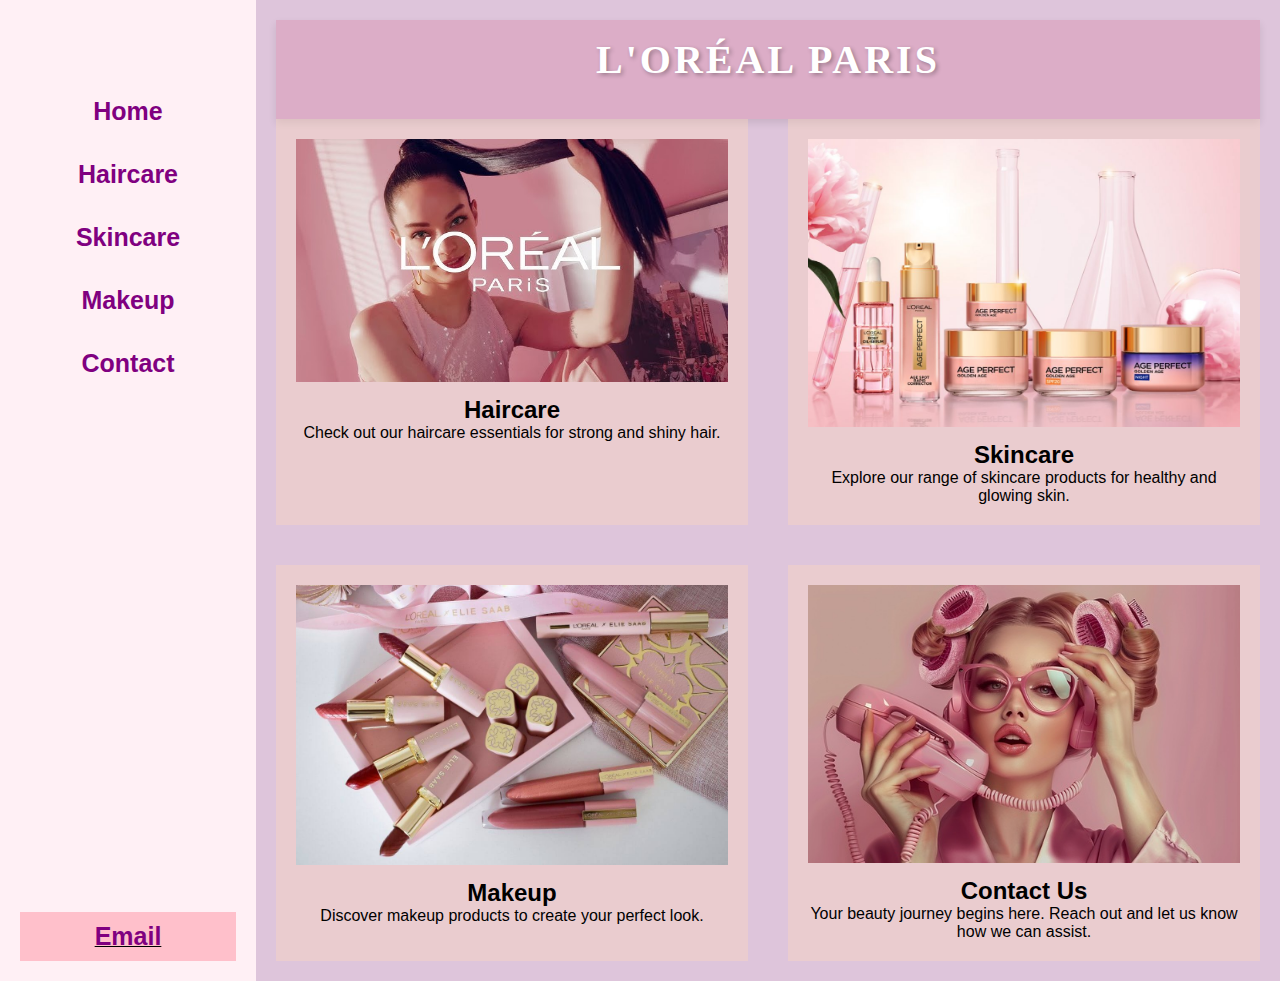
<file: index.html>
<!DOCTYPE html>
<html lang="en">
<head>
    <meta charset="UTF-8">
    <meta name="viewport" content="width=device-width, initial-scale=1.0">
    <title>L'Oréal Paris</title>
    <link rel="stylesheet"
href="style.css">
</head>
<body>
    <main>
    <div class="container">
        <nav class="sidebar">
            <ul>
                <li><a href="index.html">Home</a></li>
                <li><a href="haircare.html">Haircare</a></li>
                <li><a href="skincare.html">Skincare</a></li>
                <li><a href="makeup.html">Makeup</a></li>
                <li><a href="contact.html">Contact</a></li> 
            </ul>
            <footer
            class="contact-info">
            <p> <a href="mailto:sarah_meziab@elcamino.edu">Email</a></p>
            </footer>
        </nav>
        <div class="main-content">
            <header>
                <h1>L'oréal Paris</h1>
            </header>
            <section
                class="content">
                <div 
                class="media-block">
                <a href="haircare.html">
                <img src="hq720.jpg" alt="Haircare">

                <h2>Haircare</h2></a>
                <p>Check out our haircare essentials for strong and shiny hair.</p>
                </div>
                <div
                class="media-block">
                <a href="skincare.html">
                <img src="age-perfect-1200x800-1-1024x683.jpg" alt="Skincare">
                <h2>Skincare</h2></a>
                <p>Explore our range of skincare products for healthy and glowing skin.</p>
                </div>
                <div 
                class="media-block">
                <a href="makeup.html">
                <img src="loreal-paris-elie-saab-3.jpg" alt="Makeup">
                <h2>Makeup</h2></a>
                <p>Discover makeup products to create your perfect look.</p>
                </div>
                <div
                class="media-block">
                <a href="contact.html">
                <img src="contact1.jpg" alt="Contact">
                <h2>Contact Us</h2></a>
                <p>Your beauty journey begins here. Reach out and let us know how we can assist.</p>
                </div>
            </section>
        </div>
    </div>
    </main>
</body>
</html>
</file>
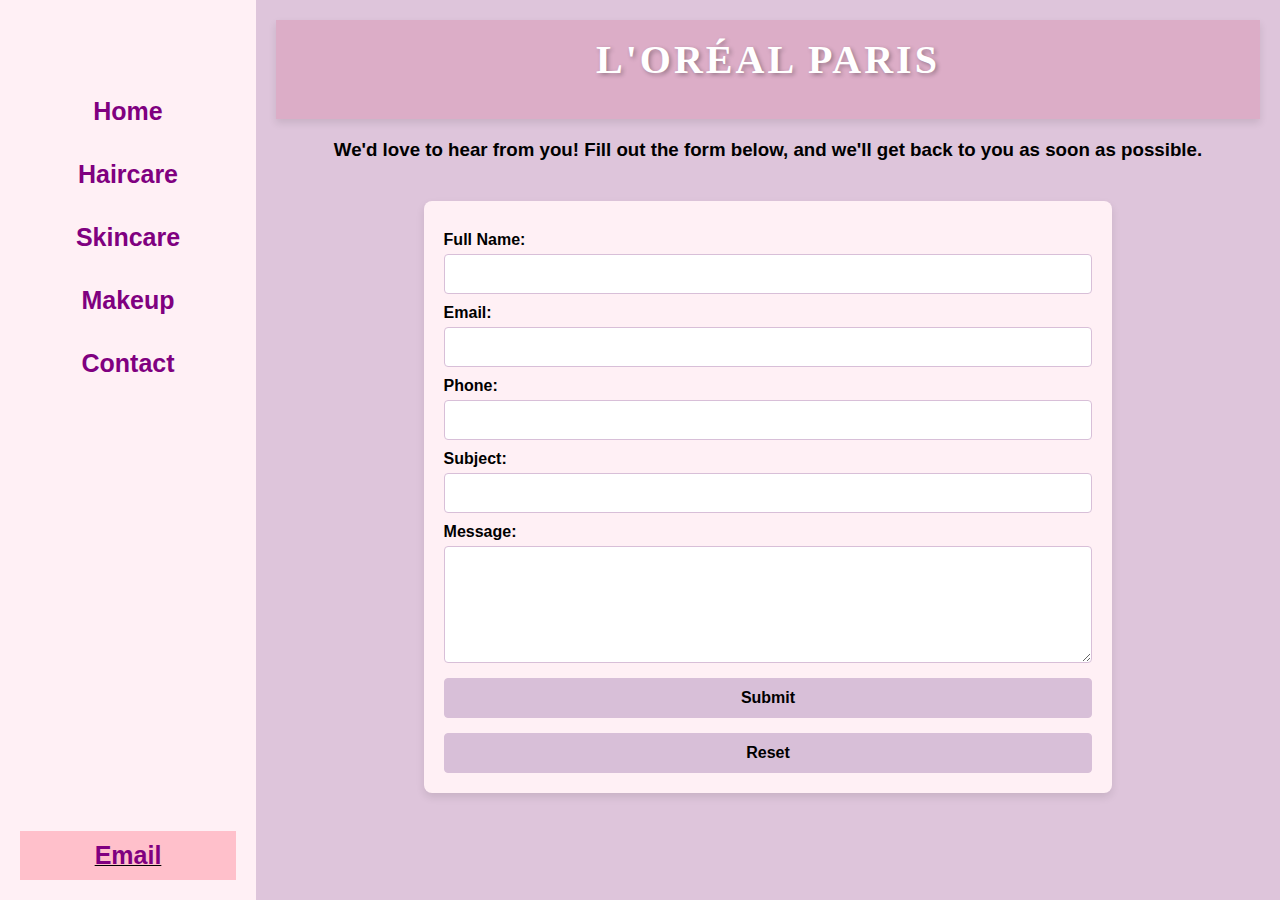
<file: contact.html>
<!DOCTYPE html>
<html lang="en">
<head>
    <meta charset="UTF-8">
    <meta name="viewport" content="width=device-width, initial-scale=1.0">
    <title>Contact - L'Oréal Paris</title>
    <link rel="stylesheet" href="style.css">
</head>
<body class="contact-page">
    <main>
        <div class="container">
            <nav class="sidebar">
                <ul>
                    <li><a href="index.html">Home</a></li>
                    <li><a href="haircare.html">Haircare</a></li>
                    <li><a href="skincare.html">Skincare</a></li>
                    <li><a href="makeup.html">Makeup</a></li>
                    <li><a href="contact.html">Contact</a></li> 
                </ul>
                <footer class="contact-info">
                    <p><a href="mailto:sarah.meziab@elcamino.edu">Email</a></p>
                </footer>
            </nav>
            <div class="main-content">
                <header>
                    <h1>L'oréal Paris</h1>
                </header>
                <section>
                    
                    <h3 class="intro-text">
                    We'd love to hear from you! Fill out the form below, and we'll get back to you as soon as possible.</h3>
                    <form action="mailto:sarah.meziab@elcamino.edu" method="post" enctype="text/plain">
                        <label for="fullname">Full Name:</label>
                        <input type="text" id="fullname" name="fullname" required>

                        <label for="email">Email:</label>
                        <input type="email" id="email" name="email" required>

                        <label for="phone">Phone:</label>
                        <input type="tel" id="phone" name="phone">

                        <label for="subject">Subject:</label>
                        <input type="text" id="subject" name="subject" required>

                        <label for="message">Message:</label>
                        <textarea id="message" name="message" rows="5" required></textarea>

                        <button type="submit">Submit</button>
                        <button type="reset">Reset</button>
                    </form>
                </section>
            </div>
        </div>
    </main>
</body>
</html>
</file>
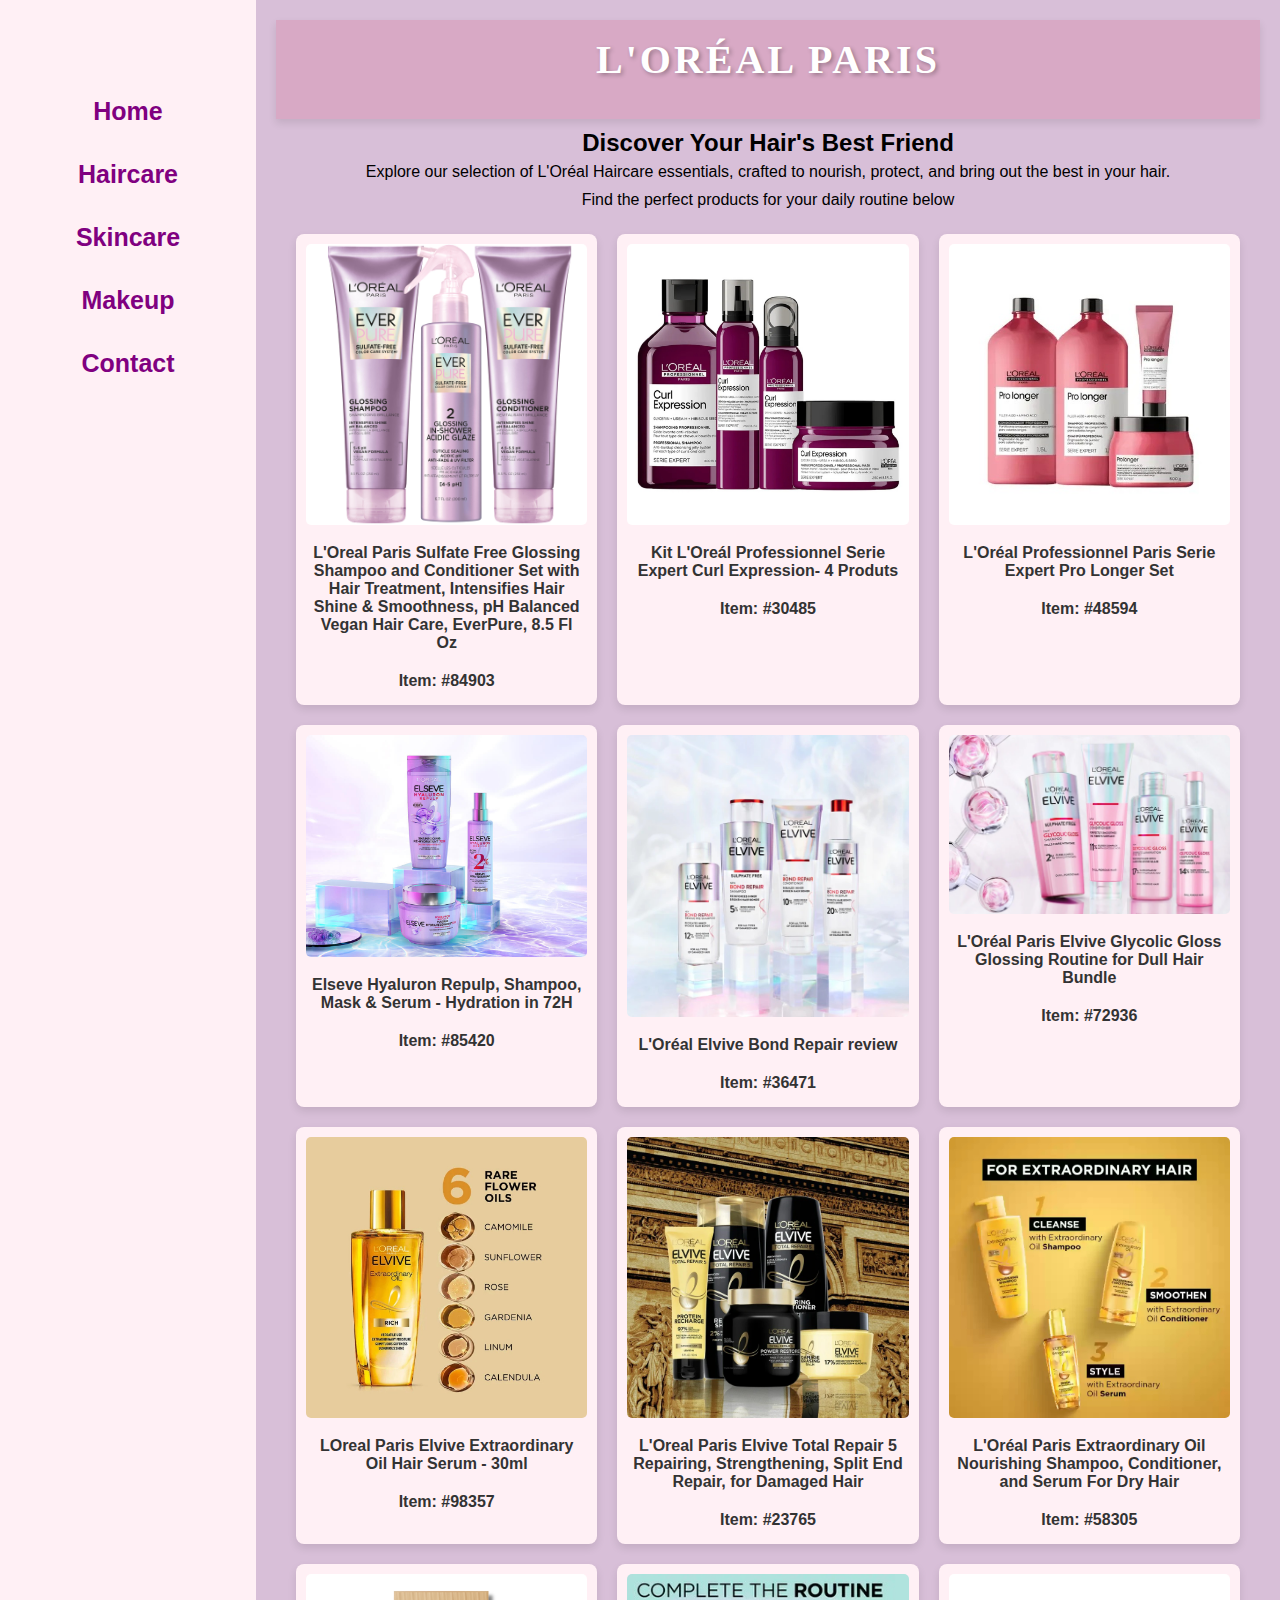
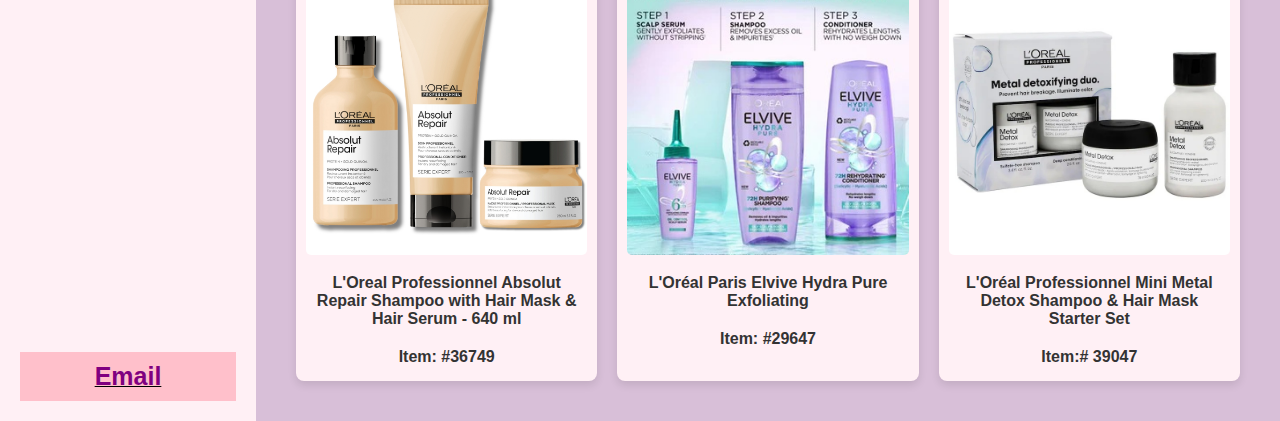
<file: haircare.html>
<!DOCTYPE html>
<html lang="en">
<head>
    <meta charset="UTF-8">
    <meta name="viewport" content="width=device-width, initial-scale=1.0">
    <title>L'oréal Paris</title>
    <link rel="stylesheet"
href="style.css">
</head>
<body>
    <main>
    <div class="container">
        <nav class="sidebar">
            <ul>
                <li><a href="index.html">Home</a></li>
                <li><a href="haircare.html">Haircare</a></li>
                <li><a href="skincare.html">Skincare</a></li>
                <li><a href="makeup.html">Makeup</a></li>
                <li><a href="contact.html">Contact</a></li> 
            </ul>
            <footer
            class="contact-info">
            <p> <a href="mailto:sarah_meziab@elcamino.edu">Email</a></p>
            </footer>
        </nav>
        <div class="gallery">
            <header>
                <h1>L'oréal Paris</h1>
            </header>
            <h2>Discover Your Hair's Best Friend</h2>
            <p>Explore our selection of L'Oréal Haircare essentials, crafted to nourish, protect, and bring out the best in your hair.</p>
            <p>Find the perfect products for your daily routine below</p>
            <div class="image-gallery">
                <div class="gallery-item">
                    <img src="everpure.jpg" alt="Haircare Product1">
                    <p>L'Oreal Paris Sulfate Free Glossing Shampoo and Conditioner Set with Hair Treatment, Intensifies Hair Shine & Smoothness, pH Balanced Vegan Hair Care, EverPure, 8.5 Fl Oz</p>
                    <p>Item: #84903</p></div>
                    <div class="gallery-item">
                        <img src="Kit-L-Oreal-Professionnel-Serie-Expert-Curl-Expression-Home-Care---4-Produtos.jpg" alt="Haircare product2">
                        <p>Kit L'Oreál Professionnel Serie Expert Curl Expression- 4 Produts</p>
                        <p>Item: #30485</p></div>
                            <div class="gallery-item">
                                <img src="prolonger.jpg" alt="Haircare Product3">
                                <p>L'Oréal Professionnel Paris Serie Expert Pro Longer Set</p>
                                <p>Item: #48594</p></div>
                                <div class="gallery-item">
                                    <img src="DESK3.jpg" alt="Haircare Product4">
                                    <p>Elseve Hyaluron Repulp, Shampoo, Mask & Serum - Hydration in 72H</p>
                                    <p>Item: #85420</p></div>
                                    <div class="gallery-item">
                                        <img src="loreal-bond-repair-review.jpg" alt="Haircare Product5">
                                        <p>L'Oréal Elvive Bond Repair review</p>
                                        <p>Item: #36471</p></div>
                                        <div class="gallery-item">
                                            <img src="picture10.jpg" alt="Haircare product6">
                                            <p>L'Oréal Paris Elvive Glycolic Gloss Glossing Routine for Dull Hair Bundle</p>
                                            <p>Item: #72936</p></div>
                                        <div class="gallery-item">
                                            <img src="WhatsAppImage2023-06-20at5.43.07PM.jpg" alt="Haircare Product7">
                                            <p> LOreal Paris Elvive Extraordinary Oil Hair Serum - 30ml</p>
                                            <p>Item: #98357</p>
                                        </div>
                                        <div class="gallery-item">
                                            <img src="elvive.jpg" alt="Haircare Product8">
                                            <p>L'Oreal Paris Elvive Total Repair 5 Repairing, Strengthening, Split End Repair, for Damaged Hair</p>
                                            <p>Item: #23765</p></div>
                                            <div class="gallery-item">
                                                <img src="-original-imagvh8cvebhsepg.jpg" alt="Haircare Product9">
                                                <p>L'Oréal Paris Extraordinary Oil Nourishing Shampoo, Conditioner, and Serum For Dry Hair</p>
                                                <p>Item: #58305</p></div>
                                                <div class="gallery-item">
                                                    <img src="Loreal-Absolut-Repair-Bundle.jpg" alt="Haircare Product10">
                                                    <p>L'Oreal Professionnel Absolut Repair Shampoo with Hair Mask & Hair Serum - 640 ml</p>
                                                    <p>Item: #36749</p></div>
                                                        <div class="gallery-item">
                                                            <img src="hydrapurerange_ab1cb3e6-c21f-4935-9f98-aa412050ec1b.jpg" alt="Haircare Product11">
                                                            <p>L'Oréal Paris Elvive Hydra Pure Exfoliating</p>
                                                            <p>Item: #29647</p></div>
                                                            <div class="gallery-item">
                                                                <img src="s2717544-main-zoom.jpg" alt="Haircare Product12">
                                                                <p>L'Oréal Professionnel
                                                                    Mini Metal Detox Shampoo & Hair Mask Starter Set</p>
                                                                    <p>Item:# 39047</p></div>
            </div>
        </div>
    </div>
    </main>
</body>
</html>
</file>
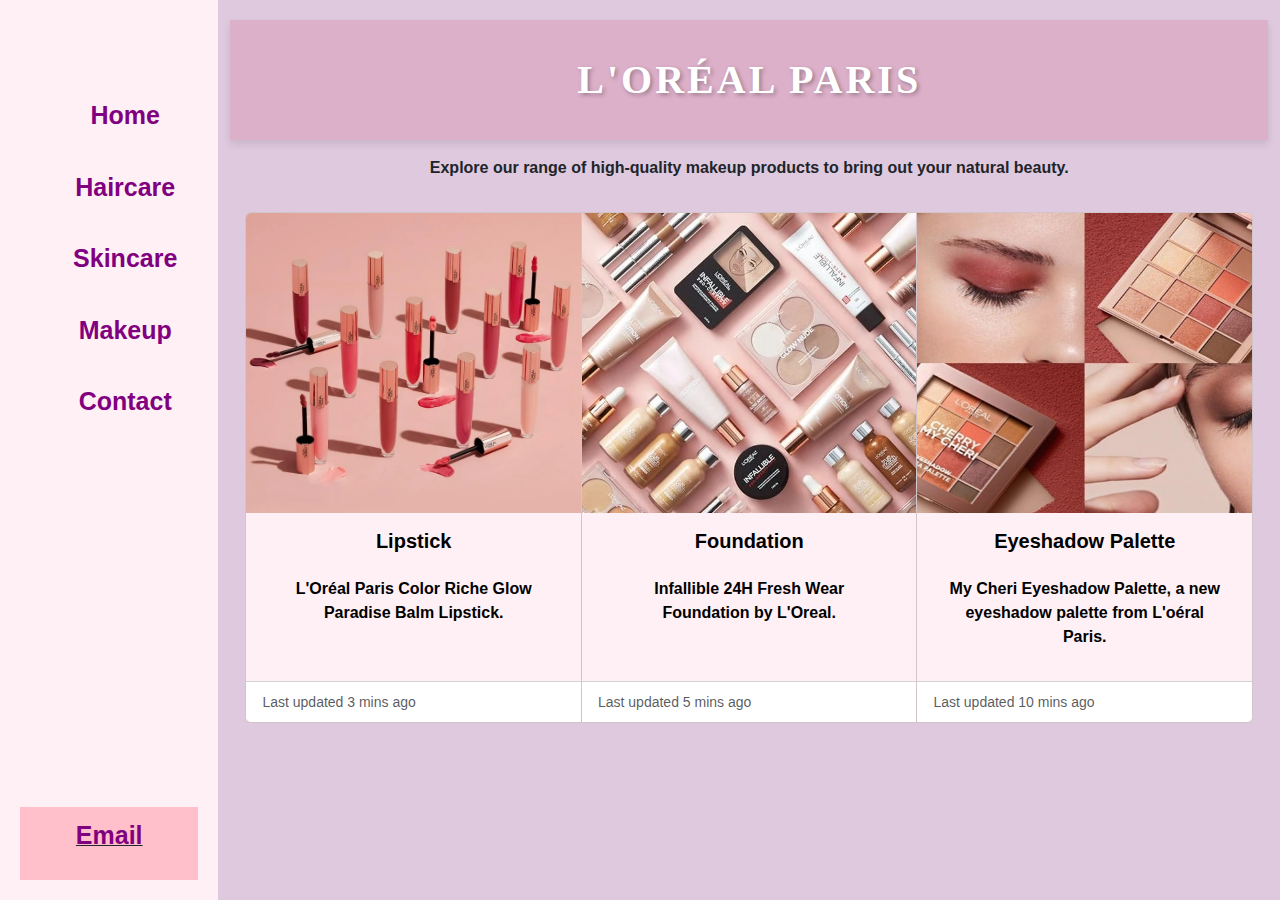
<file: makeup.html>
<!DOCTYPE html>
<html lang="en">
<head>
    <meta charset="UTF-8">
    <meta name="viewport" content="width=device-width, initial-scale=1.0">
    <title>Makeup - L'Oréal Paris</title>
    <link href="https://cdn.jsdelivr.net/npm/bootstrap@5.1.3/dist/css/bootstrap.min.css" rel="stylesheet">
    <link rel="stylesheet" href="style.css">
</head>
<body class="makeup-page">
    <nav class="sidebar">
        <ul>
            <li><a href="index.html">Home</a></li>
            <li><a href="haircare.html">Haircare</a></li>
            <li><a href="skincare.html">Skincare</a></li>
            <li><a href="makeup.html">Makeup</a></li>
            <li><a href="contact.html">Contact</a></li> 
        </ul>
        <footer
        class="contact-info">
        <p> <a href="mailto:sarah_meziab@elcamino.edu">Email</a></p>
        </footer>
    </nav>

    <div class="container-fluid">
        <header>
            <h1>L'Oréal Paris</h1></header>
           <p>Explore our range of high-quality makeup products to bring out your natural beauty.</p>
        

        <div class="card-group">
            <div class="card">
                <img src="lipbalm.jpg" class="card-img-top" alt="Lipstick">
                <div class="card-body">
                    <h5 class="card-title">Lipstick</h5>
                    <p class="card-text">L'Oréal Paris Color Riche Glow Paradise Balm Lipstick.</p>
                </div>
                <div class="card-footer">
                    <small class="text-muted">Last updated 3 mins ago</small>
                </div>
            </div>

            <div class="card">
                <img src="tutorials.jpg" class="card-img-top" alt="Foundation">
                <div class="card-body">
                    <h5 class="card-title">Foundation</h5>
                    <p class="card-text">Infallible 24H Fresh Wear Foundation by L'Oreal.</p>
                </div>
                <div class="card-footer">
                    <small class="text-muted">Last updated 5 mins ago</small>
                </div>
            </div>

            <div class="card">
                <img src="lorealmakeup-5.jpg" class="card-img-top" alt="Eyeshadow Palette">
                <div class="card-body">
                    <h5 class="card-title">Eyeshadow Palette</h5>
                    <p class="card-text">My Cheri Eyeshadow Palette, a new eyeshadow palette from L'oéral Paris.</p>
                </div>
                <div class="card-footer">
                    <small class="text-muted">Last updated 10 mins ago</small>
                </div>
            </div>
        </div>
    </div>

    <script src="https://cdn.jsdelivr.net/npm/bootstrap@5.1.3/dist/js/bootstrap.bundle.min.js"></script>
</body>
</html>
</file>
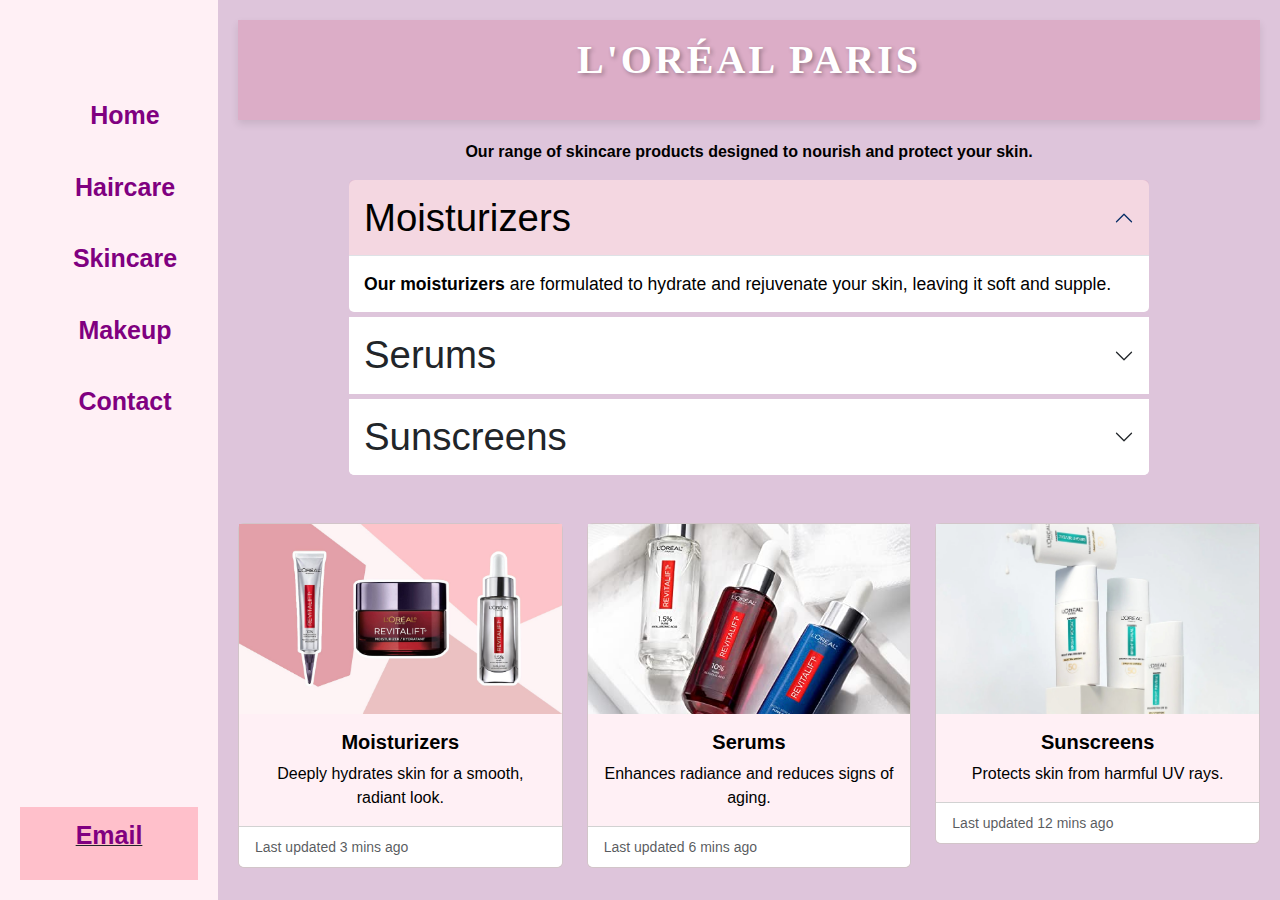
<file: skincare.html>
<!DOCTYPE html>
<html lang="en">
<head>
    <meta charset="UTF-8">
    <meta name="viewport" content="width=device-width, initial-scale=1.0">
    <title>Skincare - L'Oréal Paris</title>
    <link href="https://cdn.jsdelivr.net/npm/bootstrap@5.1.3/dist/css/bootstrap.min.css" rel="stylesheet">
    <link rel="stylesheet" href="style.css">
</head>
<body class="skincare-page">

    <nav class="sidebar">
        <ul>
            <li><a href="index.html">Home</a></li>
            <li><a href="haircare.html">Haircare</a></li>
            <li><a href="skincare.html">Skincare</a></li>
            <li><a href="makeup.html">Makeup</a></li>
            <li><a href="contact.html">Contact</a></li> 
        </ul>
        <footer
        class="contact-info">
        <p> <a href="mailto:sarah_meziab@elcamino.edu">Email</a></p>
        </footer>
    </nav>

    <div class="custom-container my-5">
        <header>
            <h1>L'oréal Paris</h1>
        </header> 
        <p style="color: black; font-weight: bold; text-align: center; margin-top: 20px;">Our range of skincare products designed to nourish and protect your skin.</p>

        <div class="accordion" id="skincareAccordion">
            <div class="accordion-item">
              <h2 class="accordion-header" id="headingOne">
                <button class="accordion-button" type="button" data-bs-toggle="collapse" data-bs-target="#collapseOne" aria-expanded="true" aria-controls="collapseOne">
                  Moisturizers
                </button>
              </h2>
              <div id="collapseOne" class="accordion-collapse collapse show" aria-labelledby="headingOne" data-bs-parent="#skincareAccordion">
                <div class="accordion-body">
                  <strong>Our moisturizers</strong> are formulated to hydrate and rejuvenate your skin, leaving it soft and supple.
                </div>
              </div>
            </div>
            <div class="accordion-item">
              <h2 class="accordion-header" id="headingTwo">
                <button class="accordion-button collapsed" type="button" data-bs-toggle="collapse" data-bs-target="#collapseTwo" aria-expanded="false" aria-controls="collapseTwo">
                  Serums
                </button>
              </h2>
              <div id="collapseTwo" class="accordion-collapse collapse" aria-labelledby="headingTwo" data-bs-parent="#skincareAccordion">
                <div class="accordion-body">
                  <strong>Our serums</strong> are packed with active ingredients that target specific skin concerns such as fine lines and uneven skin tone.
                </div>
              </div>
            </div>
            <div class="accordion-item">
              <h2 class="accordion-header" id="headingThree">
                <button class="accordion-button collapsed" type="button" data-bs-toggle="collapse" data-bs-target="#collapseThree" aria-expanded="false" aria-controls="collapseThree">
                  Sunscreens
                </button>
              </h2>
              <div id="collapseThree" class="accordion-collapse collapse" aria-labelledby="headingThree" data-bs-parent="#skincareAccordion">
                <div class="accordion-body">
                  <strong>Our sunscreens</strong> provide broad-spectrum protection against harmful UV rays while keeping your skin hydrated.
                </div>
              </div>
            </div>
          </div>
          <div class="row mt-5">
            <div class="col-md-4">
                <div class="card">
                    <img src="revitalift.jpg" class="skincare-card-img" alt="Skincare Product 1">
                    <div class="card-body">
                        <h5 class="card-title">Moisturizers</h5>
                        <p class="card-text">Deeply hydrates skin for a smooth, radiant look.</p>
                    </div>
                    <div class="card-footer">
                        <small class="text-muted">Last updated 3 mins ago</small>
                    </div>
                </div>
            </div>
            <div class="col-md-4">
                <div class="card">
                    <img src="41BY8XS5RhL.jpg" class="skincare-card-img" alt="Skincare Product 2">
                    <div class="card-body">
                        <h5 class="card-title">Serums</h5>
                        <p class="card-text">Enhances radiance and reduces signs of aging.</p>
                    </div>
                    <div class="card-footer">
                        <small class="text-muted">Last updated 6 mins ago</small>
                    </div>
                </div>
            </div>
            <div class="col-md-4">
                <div class="card">
                    <img src="loreal-paris-drugstore-face-sunscreen.jpg" class="skincare-card-img" alt="Skincare Product 3">
                    <div class="card-body">
                        <h5 class="card-title">Sunscreens</h5>
                        <p class="card-text">Protects skin from harmful UV rays.</p>
                    </div>
                    <div class="card-footer">
                        <small class="text-muted">Last updated 12 mins ago</small>
                    </div>
                </div>
            </div>
        </div>
    
    </div>
    
    <script src="https://cdn.jsdelivr.net/npm/bootstrap@5.1.3/dist/js/bootstrap.bundle.min.js"></script>
</body>
</html>
</file>
<file: style.css>
* {
    margin: 0;
    padding: 0;
    box-sizing: border-box;
}

body {
    font-family: Arial, sans-serif;
    margin: 0;
    padding: 0;
    display: flex;
    justify-content: center;
    align-items: center;
    background-color: rgba(255, 192, 203, 0.404);
}
body.contact-page {
    display: block;
}

.intro-text {
    color: black;
    text-align: center;
    padding: 20px;
}
header {
    background-color: rgba(216, 112, 147, 0.281);
    color: white;
    text-align: center;
    padding: 1em;
    box-shadow: 0 4px 8px rgba(0, 0, 0, 0.1);
}
header h1 {
    font-size: 2.5em;
    font-weight: bold;
    text-transform: uppercase;
    letter-spacing: 3px;
    text-shadow: 2px 2px 4px rgba(0, 0, 0, 0.3);
    margin-bottom: 20px;
    font-family: 'Cosmic Sans MS', cursive ;
}
.container {
    display: flex;
    flex-wrap: wrap;
    width: 100%;
    justify-content: space-between;

}

.sidebar {
    width: 20%;
    background-color: #FFF0F5;
    padding: 20px;
    display: flex;
    flex-direction: column;
    justify-content: space-between;
    min-height: 100vh;
    padding-top: 80px;
}

.sidebar ul {
    list-style: none;
    display: flex;
    flex-direction: column;
    align-items: center;
    flex-grow: 1;
}

.sidebar li {
    margin: 17px 0;
}

.sidebar a {
    text-decoration: none;
    color: purple;
    font-size: 25px;
    font-weight: bold;
}
.sidebar ul li a:hover {
    background-color:rgba(216, 112, 147, 0.411) ;
    
}
.contact-info {
    padding: 10px;
    background-color: #FFC0CB;
    text-align: center;
    text-decoration: underline;
    
}

.main-content {
    width: 80%;
    background-color: #d8bfd8d7;
    color: white;
    padding: 20px;
}
header h1 {
    text-align: center;
    margin-bottom: 20px;
}

.content {
    display: grid;
    grid-template-columns: repeat(2, 1fr);
    gap: 40px;
    justify-content: center;
}
.intro-text {
    justify-content: center;
}

.media-block, .text-block {
    background-color: rgba(255, 218, 185, 0.356);
    color: black;
    padding: 20px;
    text-align: center;
}
.media-block img {
    max-width: 100%;
    height: auto;
    margin-bottom: 10px;
    transition: transform 2s;
}
.media-block img:hover {
    transform: scale(1.07);
}
.media-block h2:hover {
background-color: rgba(255, 182, 193, 0.616);
}
.media-block a {
    text-decoration: none;
    color: inherit;
}
.media-block a:hover {
    text-decoration: underline;
}
@media (max-width: 480px){
    .sidebar a {
        font-size: 18px;
    }
    header {
        padding: 0.5em;
    }
    header h1{
        font-size: 1em;    
    }
}

form {
    display: flex;
    flex-direction: column;
    width: 70%;
    margin: 20px auto;
    background-color: #FFF0F5;
    padding: 20px;
    border-radius: 8px;
    box-shadow: 0px 4px 8px rgba(0, 0, 0, 0.1);
    color: black;
    justify-content: center;

}

label {
    margin-top: 10px;
    font-weight: bold;
}

input, textarea, button {
    margin-top: 5px;
    padding: 10px;
    font-size: 16px;
    border: 1px solid #D8BFD8;
    border-radius: 4px;
}

button[type="submit"], button[type="reset"] {
    margin-top: 15px;
    background-color: #D8BFD8;
    color: black;
    font-weight: bold;
    cursor: pointer;
}

button[type="submit"]:hover {
    background-color: green;
}
button[type="reset"]:hover {
    background-color: rgba(139, 0, 0, 0.705);
}
.gallery {
    width: 80%;
    background-color: #D8BFD8;
    color: white;
    padding: 20px;
}
.gallery h2 {
    font-weight: bold;
    text-align: center;
    color:black;
    padding: 1px;
    padding-top: 10px;
    
}
.gallery p {
    color:black;
    text-align: center;
    padding: 5px;
}
.image-gallery {
    display: grid;
    grid-template-columns: repeat(3 , minmax(300px, 1fr));
    gap: 20px;
    padding: 20px;
}

.gallery-item {
    background-color: #FFF0F5;
    border-radius: 8px;
    box-shadow: 0px 4px 8px rgba(0, 0, 0, 0.1);
    overflow: hidden;
    text-align: center;
    padding: 10px;
}


.gallery-item img {
    width: 100%;
    height: auto;
    border-radius: 5px;
}

.gallery-item p {
    margin-top: 10px;
    font-size: 16px;
    color: #333;
    font-weight: bold;
}


body.makeup-page {
    margin: 0; 
    height: 100vh; 
    background-color: #d8bfd8d7; 
}


.container-fluid {
    height: 100%; 
}
.container-fluid p {
    text-align: center;
    font-weight: bold;
    padding: 1em;
}
.container-fluid header {
    padding: 1em;
    margin-top: 20px ;
}
.container-fluid header h1 {
    margin: 20px;
}
.card-group {
    display: flex;
    flex-wrap: wrap;
    justify-content: center; 
    margin: 15px; 
}

.card {
    flex: 1;
    margin: 0; 
    background-color:#fff0f5;
}

.card-img-top {
    max-height: 350px;
    object-fit: cover; 
    margin: 0;
}
.card-title {
    text-align: center;
    font-weight: bolder;
    background-color: #FFF0F5;
    color: black;
}
.card-group img {
    height: 300px;
}
    .card-footer {
        background-color: white;
    }

.accordion {
    margin-top: 20px; 
    margin: 0 auto;
    max-width: 800px;
    width: 100%;
}

.accordion-item {
    border: none;
    border-radius: 5px; 
}

.accordion-button {
    padding: 15px; 
    font-size: 1.2em; 
    text-align: left;
    width: 100%;
}

.accordion-button:not(.collapsed) {
    background-color: rgba(216, 112, 147, 0.281);
    color: black; 
}

.accordion-body {
    font-size: 1.1em;
    padding: 15px; 
    color: black;
}

.accordion-collapse {
    transition: height 0.3s ease;
}
.custom-container {
    width: 100%;
    background-color: #d8bfd8d7;
    color: white;
    padding: 20px;
    height: 100%;
}
body.skincare-page {
    margin: 0; 
    height: 100vh; 
    background-color:rgba(255, 192, 203, 0.404);
} 
.description-text {
    color: black;
    font-weight: bold;
    text-align: center;
}  
.skincare-card-img {
    height: 190px;
    width: 100%;
    object-fit: cover;
}
.card-text {
    color: black;
    text-align: center;
}
</file>
